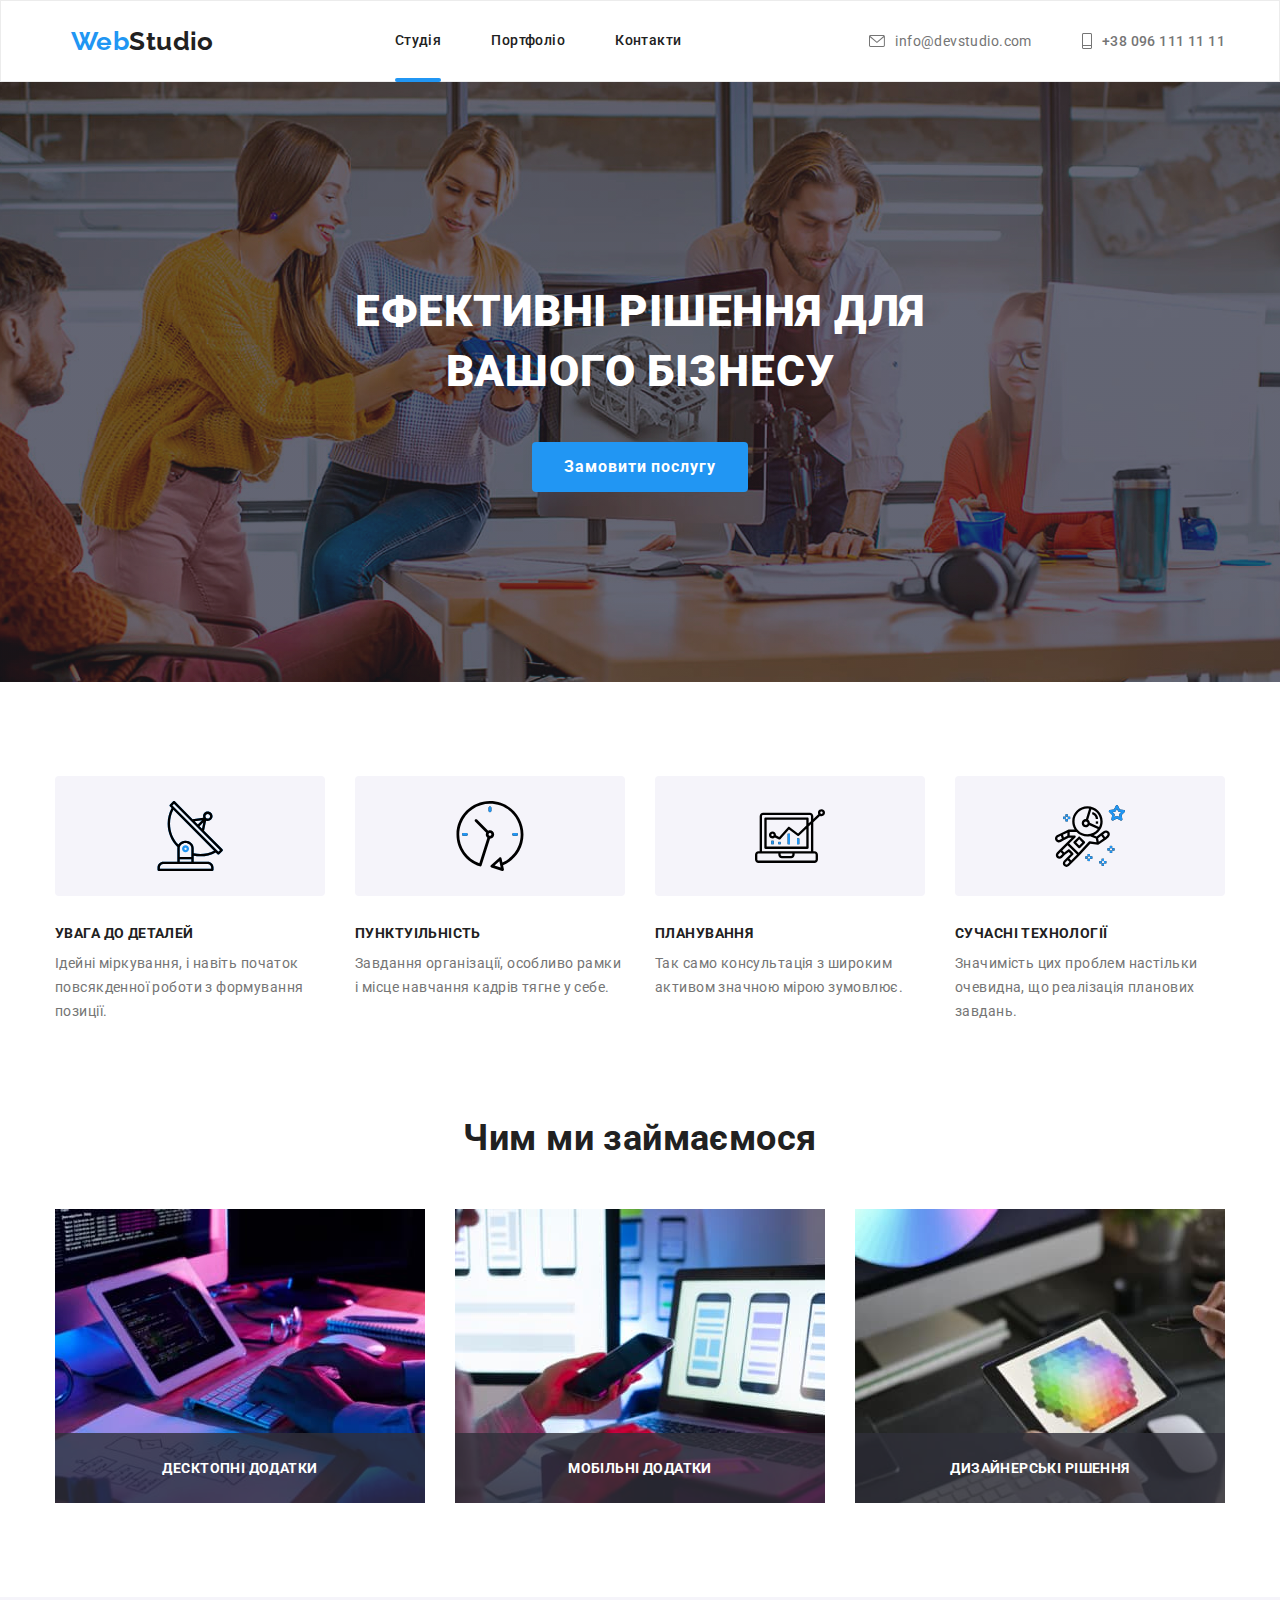
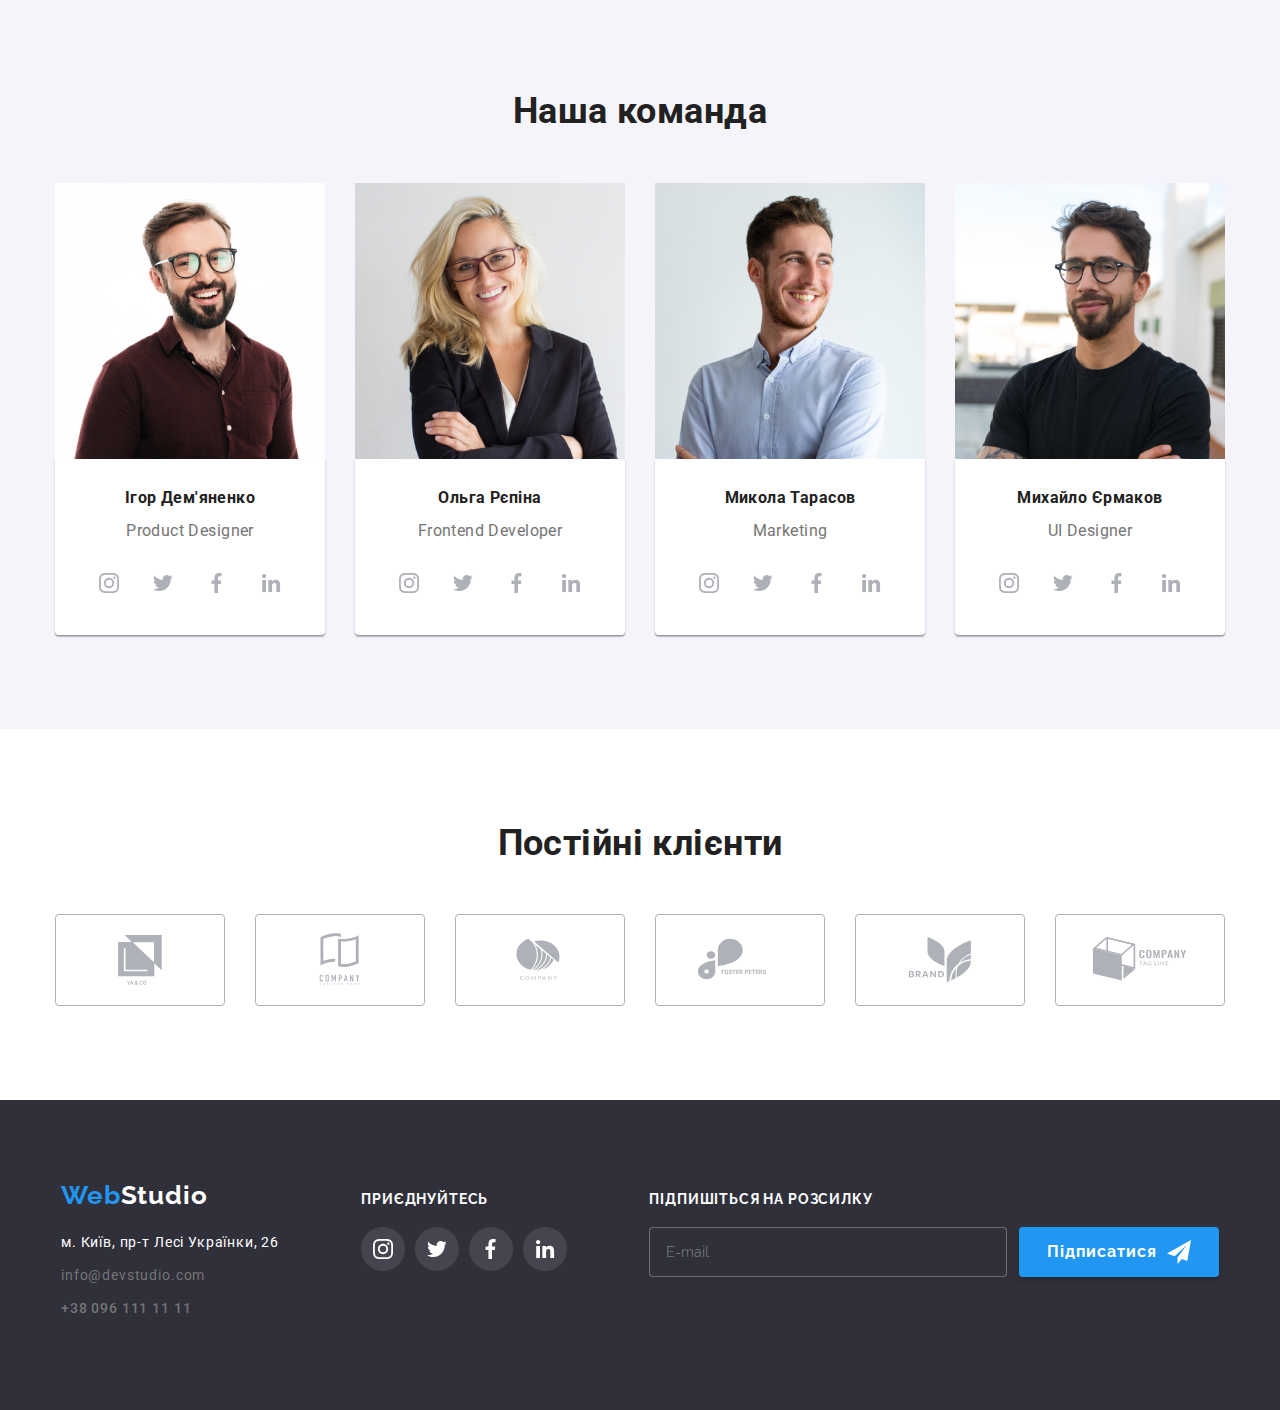
<file: index.html>
<!DOCTYPE html>
<html lang="uk">
  <head>
    <meta charset="UTF-8" />
    <meta http-equiv="X-UA-Compatible" content="IE=edge" />
    <meta name="viewport" content="width=device-width, initial-scale=1.0" />
    <title>WebStudio</title>
    <link
      rel="stylesheet"
      href="https://cdnjs.cloudflare.com/ajax/libs/modern-normalize/1.1.0/modern-normalize.min.css"
    />
    <link rel="preconnect" href="https://fonts.googleapis.com" />
    <link rel="preconnect" href="https://fonts.gstatic.com" crossorigin />
    <link
      href="https://fonts.googleapis.com/css2?family=Raleway:wght@400;500;700;900&family=Roboto:wght@400;500;700;900&display=swap"
      rel="stylesheet"
    />

    <link rel="stylesheet" href="./sass/main.css" />
  </head>
  <body>
    <!--заголовок-->

    <header class="header">
      <div class="container nav">
        <nav class="header__logo-nav">
          <a class="header__logo-header" href="./index.html"
            ><span class="header__logo-accent">Web</span
            ><span class="header__logo-menu">Studio</span></a
          >
          <button class="header__button-navigator js-open-menu" type="button">
            <svg class="header__icon-navigator" width="24" height="16">
              <use href="./photo/icon.svg#icon-menu-navigator"></use>
            </svg>
          </button>
          <ul class="header__list-menu">
            <li class="header__nav-list">
              <a class="header__menu header__menu--current" href="./index.html"
                >Студія</a
              >
            </li>
            <li class="header__nav-list">
              <a class="header__menu" href="./portfolio.html">Портфоліо</a>
            </li>
            <li class="header__nav-list">
              <a class="header__menu" href="">Контакти</a>
            </li>
          </ul>
        </nav>

        <ul class="contact-list">
          <li class="contact-item">
            <a class="mail" href="mailto:info@devstudio.com">
              <svg class="contact-icon" width="16" height="12">
                <use href="./photo/ocons2.svg#icon-konvert"></use>
              </svg>
              info@devstudio.com</a
            >
          </li>
          <li class="contact-item">
            <a class="tel" href="tel:+380961111111">
              <svg class="contact-icon" width="10" height="16">
                <use href="./photo/ocons2.svg#icon-tel"></use>
              </svg>
              +38 096 111 11 11</a
            >
          </li>
        </ul>
      </div>
    </header>

    <!--шапка-->
    <main>
      <section class="hero">
        <div class="container container-hero">
          <h1 class="hero__title">Ефективні рішення для вашого бізнесу</h1>
          <button class="hero__button-main" type="button" data-modal-open>
            Замовити послугу
          </button>
        </div>
      </section>

      <!--переваги-->

      <section class="advantages section">
        <div class="container container-title">
          <h2 class="list-title">Наші переваги</h2>

          <ul class="advantages__list-main">
            <li class="advantages__list-subtitle">
              <div class="advantages__icon-advantages">
                <svg class="advantages__grop-icons" width="70" height="70">
                  <use
                    class="icon-adva"
                    href="./photo/icon.svg#icon-icon1"
                  ></use>
                  <use href="./photo/icon.svg#icon-icon11"></use>
                </svg>
              </div>
              <h3 class="advantages__section-title">Увага до деталей</h3>
              <p class="advantages__section-subtitle">
                Ідейні міркування, і навіть початок повсякденної роботи з
                формування позиції.
              </p>
            </li>

            <li class="advantages__list-subtitle">
              <div class="advantages__icon-advantages">
                <svg class="advantages__grop-icons" width="70" height="70">
                  <use href="./photo/icon.svg#icon-icon2"></use>
                  <use
                    class="icon-adva"
                    href="./photo/icon.svg#icon-icon22"
                  ></use>
                </svg>
              </div>
              <h3 class="advantages__section-title">Пунктуільність</h3>
              <p class="advantages__section-subtitle">
                Завдання організації, особливо рамки і місце навчання кадрів
                тягне у себе.
              </p>
            </li>

            <li class="advantages__list-subtitle">
              <div class="advantages__icon-advantages">
                <svg class="advantages__grop-icons" width="70" height="70">
                  <use href="./photo/icon.svg#icon-icon3"></use>
                  <use
                    class="icon-adva"
                    href="./photo/icon.svg#icon-icon33"
                  ></use>
                </svg>
              </div>
              <h3 class="advantages__section-title">Планування</h3>
              <p class="advantages__section-subtitle">
                Так само консультація з широким активом значною мірою зумовлює.
              </p>
            </li>

            <li class="advantages__list-subtitle">
              <div class="advantages__icon-advantages">
                <svg class="advantages__grop-icons" width="70" height="70">
                  <use href="./photo/icon.svg#icon-icon4"></use>
                  <use
                    class="icon-adva"
                    href="./photo/icon.svg#icon-icon44"
                  ></use>
                </svg>
              </div>
              <h3 class="advantages__section-title">Сучасні технології</h3>
              <p class="advantages__section-subtitle">
                Значимість цих проблем настільки очевидна, що реалізація
                планових завдань.
              </p>
            </li>
          </ul>
        </div>
      </section>

      <!--чим займаємось-->

      <section class="section section-job">
        <div class="container">
          <h2 class="main-title">Чим ми займаємося</h2>
          <ul class="list list-team">
            <li class="about-item">
              <div class="about-thumb">
                <picture>
                  <source
                    srcset="./photo/img1.jpg 1x, ./photo/img1@2x.jpg 2x"
                    media="(min-width:1200px)"
                  />
                  <img
                    class="img"
                    src="./photo/img1.jpg"
                    alt="друкування коду"
                    width="370"
                  />
                </picture>
                <div class="bg-thumb">
                  <p class="about-text">Десктопні додатки</p>
                </div>
              </div>
            </li>

            <li class="about-item">
              <div class="about-thumb">
                <picture>
                  <source
                    srcset="./photo/img2.jpg 1x, ./photo/img2@2x.jpg 2x"
                    media="(min-width:1200px)"
                  />
                  <img
                    class="img"
                    src="./photo/img2.jpg"
                    alt="розробка додатків"
                    width="370"
                  />
                </picture>
                <div class="bg-thumb">
                  <p class="about-text">Мобільні додатки</p>
                </div>
              </div>
            </li>

            <li class="about-item">
              <div class="about-thumb">
                <picture>
                  <source
                    srcset="./photo/img3.jpg 1x, ./photo/img3@2x.jpg 2x"
                    media="(min-width:1200px)"
                  />
                  <img
                    class="img"
                    src="./photo/img3.jpg"
                    alt="планшет з яскровою картинкою"
                    width="370"
                  />
                </picture>
                <div class="bg-thumb">
                  <p class="about-text">Дизайнерські рішення</p>
                </div>
              </div>
            </li>
          </ul>
        </div>
      </section>

      <!--викладачі-->

      <section class="section section-team">
        <div class="container">
          <h2 class="main-title-team">Наша команда</h2>
          <ul class="list list-team">
            <li class="img-teachers">
              <picture>
                <source
                  srcset="
                    ./photo/mobile/imgteam1.jpg    1x,
                    ./photo/mobile/imgteam1@2x.jpg 2x
                  "
                  media="(max-width: 767px)"
                />
                <source
                  srcset="
                    ./photo/mobile/imgteam1.jpg    1x,
                    ./photo/mobile/imgteam1@2x.jpg 2x
                  "
                  media="(max-width: 1199px)"
                />
                <source
                  srcset="
                    ./photo/mobile/imgteam1.jpg    1x,
                    ./photo/mobile/imgteam1@2x.jpg 2x
                  "
                  media="(min-width:1200px)"
                />
                <img
                  class="img"
                  src="./photo/imgteam1.jpg"
                  alt="молодий чоловік в червоній рубащці і в окулярах"
                />
              </picture>
              <div class="team-box">
                <h3 class="section-title-team">Ігор Дем'яненко</h3>
                <p class="section-subtitle-team">Product Designer</p>
                <ul class="soc-list">
                  <li class="icon-item">
                    <a href="" class="icon-link">
                      <svg class="icon-team" width="20" height="20">
                        <use href="./photo/ocons2.svg#icon-instagram"></use>
                      </svg>
                    </a>
                  </li>
                  <li class="icon-item">
                    <a href="" class="icon-link">
                      <svg class="icon-team" width="20" height="20">
                        <use href="./photo/ocons2.svg#icon-twitter"></use>
                      </svg>
                    </a>
                  </li>
                  <li class="icon-item">
                    <a href="" class="icon-link">
                      <svg class="icon-team" width="20" height="20">
                        <use href="./photo/ocons2.svg#icon-facebook"></use>
                      </svg>
                    </a>
                  </li>
                  <li class="icon-item">
                    <a href="" class="icon-link">
                      <svg class="icon-team" width="40" height="40">
                        <use href="./photo/ocons2.svg#icon-in"></use>
                      </svg>
                    </a>
                  </li>
                </ul>
              </div>
            </li>

            <li class="img-teachers">
              <picture>
                <source
                  srcset="
                    ./photo/mobile/imgteam2.jpg    1x,
                    ./photo/mobile/imgteam2@2x.jpg 2x
                  "
                  media="(max-width: 767px)"
                />
                <source
                  srcset="
                    ./photo/mobile/imgteam2.jpg    1x,
                    ./photo/mobile/imgteam2@2x.jpg 2x
                  "
                  media="(max-width: 1199px)"
                />
                <source
                  srcset="
                    ./photo/mobile/imgteam2.jpg    1x,
                    ./photo/mobile/imgteam2@2x.jpg 2x
                  "
                  media="(min-width:1200px)"
                />
                <img
                  class="img"
                  src="./photo/imgteam2.jpg"
                  alt="молода дівчина за світлим волосям в піджаку і окулярах"
                />
              </picture>
              <div class="team-box">
                <h3 class="section-title-team">Ольга Рєпіна</h3>
                <p class="section-subtitle-team">Frontend Developer</p>
                <ul class="soc-list">
                  <li class="icon-item">
                    <a href="" class="icon-link">
                      <svg class="icon-team" width="20" height="20">
                        <use href="./photo/ocons2.svg#icon-instagram"></use>
                      </svg>
                    </a>
                  </li>
                  <li class="icon-item">
                    <a href="" class="icon-link">
                      <svg class="icon-team" width="20" height="20">
                        <use href="./photo/ocons2.svg#icon-twitter"></use>
                      </svg>
                    </a>
                  </li>
                  <li class="icon-item">
                    <a href="" class="icon-link">
                      <svg class="icon-team" width="20" height="20">
                        <use href="./photo/ocons2.svg#icon-facebook"></use>
                      </svg>
                    </a>
                  </li>
                  <li class="icon-item">
                    <a href="" class="icon-link">
                      <svg class="icon-team" width="40" height="40">
                        <use href="./photo/ocons2.svg#icon-in"></use>
                      </svg>
                    </a>
                  </li>
                </ul>
              </div>
            </li>

            <li class="img-teachers">
              <picture>
                <source
                  srcset="
                    ./photo/mobile/imgteam3.jpg    1x,
                    ./photo/mobile/imgteam3@2x.jpg 2x
                  "
                  media="(max-width: 767px)"
                />
                <source
                  srcset="
                    ./photo/mobile/imgteam3.jpg    1x,
                    ./photo/mobile/imgteam3@2x.jpg 2x
                  "
                  media="(max-width: 1199px)"
                />
                <source
                  srcset="
                    ./photo/mobile/imgteam3.jpg    1x,
                    ./photo/mobile/imgteam3@2x.jpg 2x
                  "
                  media="(min-width:1200px)"
                />
                <img
                  class="img"
                  src="./photo/imgteam3.jpg"
                  alt="молодий чоловік в світлій рубашці"
                />
              </picture>
              <div class="team-box">
                <h3 class="section-title-team">Микола Тарасов</h3>
                <p class="section-subtitle-team">Marketing</p>
                <ul class="soc-list">
                  <li class="icon-item">
                    <a href="" class="icon-link">
                      <svg class="icon-team" width="20" height="20">
                        <use href="./photo/ocons2.svg#icon-instagram"></use>
                      </svg>
                    </a>
                  </li>
                  <li class="icon-item">
                    <a href="" class="icon-link">
                      <svg class="icon-team" width="20" height="20">
                        <use href="./photo/ocons2.svg#icon-twitter"></use>
                      </svg>
                    </a>
                  </li>
                  <li class="icon-item">
                    <a href="" class="icon-link">
                      <svg class="icon-team" width="20" height="20">
                        <use href="./photo/ocons2.svg#icon-facebook"></use>
                      </svg>
                    </a>
                  </li>
                  <li class="icon-item">
                    <a href="" class="icon-link">
                      <svg class="icon-team" width="40" height="40">
                        <use href="./photo/ocons2.svg#icon-in"></use>
                      </svg>
                    </a>
                  </li>
                </ul>
              </div>
            </li>

            <li class="img-teachers">
              <picture>
                <source
                  srcset="
                    ./photo/mobile/imgteam4.jpg    1x,
                    ./photo/mobile/imgteam4@2x.jpg 2x
                  "
                  media="(max-width: 767px)"
                />
                <source
                  srcset="
                    ./photo/mobile/imgteam4.jpg    1x,
                    ./photo/mobile/imgteam4@2x.jpg 2x
                  "
                  media="(max-width: 1199px)"
                />
                <source
                  srcset="
                    ./photo/mobile/imgteam4.jpg    1x,
                    ./photo/mobile/imgteam4@2x.jpg 2x
                  "
                  media="(min-width:1200px)"
                />
                <img
                  class="img"
                  src="./photo/imgteam4.jpg"
                  alt="молодий чоловік в темній футболці і окулярах"
                />
              </picture>
              <div class="team-box">
                <h3 class="section-title-team">Михайло Єрмаков</h3>
                <p class="section-subtitle-team">UI Designer</p>
                <ul class="soc-list">
                  <li class="icon-item">
                    <a href="" class="icon-link">
                      <svg class="icon-team" width="20" height="20">
                        <use href="./photo/ocons2.svg#icon-instagram"></use>
                      </svg>
                    </a>
                  </li>
                  <li class="icon-item">
                    <a href="" class="icon-link">
                      <svg class="icon-team" width="20" height="20">
                        <use href="./photo/ocons2.svg#icon-twitter"></use>
                      </svg>
                    </a>
                  </li>
                  <li class="icon-item">
                    <a href="" class="icon-link">
                      <svg class="icon-team" width="20" height="20">
                        <use href="./photo/ocons2.svg#icon-facebook"></use>
                      </svg>
                    </a>
                  </li>
                  <li class="icon-item">
                    <a href="" class="icon-link">
                      <svg class="icon-team" width="40" height="40">
                        <use href="./photo/ocons2.svg#icon-in"></use>
                      </svg>
                    </a>
                  </li>
                </ul>
              </div>
            </li>
          </ul>
        </div>
      </section>

      <section class="section section-clients">
        <div class="container">
          <h2 class="clients">Постійні клієнти</h2>
          <ul class="clients-name">
            <li class="clients-list">
              <a href="" class="clients-link">
                <svg class="clients-team" width="70" height="50">
                  <use href="./photo/ocons2.svg#icon-ya"></use>
                </svg>
              </a>
            </li>
            <li class="clients-list">
              <a href="" class="clients-link">
                <svg class="clients-team" width="106" height="60">
                  <use href="./photo/ocons2.svg#icon-company"></use>
                </svg>
              </a>
            </li>
            <li class="clients-list">
              <a href="" class="clients-link">
                <svg class="clients-team" width="106" height="60">
                  <use href="./photo/ocons2.svg#icon-company2"></use>
                </svg>
              </a>
            </li>
            <li class="clients-list">
              <a href="" class="clients-link">
                <svg class="clients-team" width="106" height="60">
                  <use href="./photo/ocons2.svg#icon-foster"></use>
                </svg>
              </a>
            </li>
            <li class="clients-list">
              <a href="" class="clients-link">
                <svg class="clients-team" width="106" height="60">
                  <use href="./photo/ocons2.svg#icon-brand"></use>
                </svg>
              </a>
            </li>
            <li class="clients-list">
              <a href="" class="clients-link">
                <svg class="clients-team" width="106" height="60">
                  <use href="./photo/ocons2.svg#icon-tag"></use>
                </svg>
              </a>
            </li>
          </ul>
        </div>
      </section>
    </main>

    <!--підвал-->

    <footer class="main-hero-footer">
      <div class="container footer-container">
        <div class="address-container">
          <a class="logo-footer" href="./index.html"
            ><span class="logo-accent-footer">Web</span
            ><span class="logo-sub-accent-footer">Studio</span></a
          >

          <address class="main-address">
            <ul class="list">
              <li class="address-item">
                <a class="address" href="https://goo.gl/maps/CPtrU1FHBa2aNyZL9"
                  >м. Київ, пр-т Лесі Українки, 26</a
                >
              </li>
              <li class="address-item">
                <a class="mail" href="mailto:info@devstudio.com"
                  >info@devstudio.com</a
                >
              </li>

              <li class="address-item">
                <a class="tel" href="tel:+380961111111">+38 096 111 11 11</a>
              </li>
            </ul>
          </address>
        </div>
        <div class="join-container">
          <p class="title-join">приєднуйтесь</p>
          <ul class="list-join">
            <li class="join-item">
              <a href="" class="join-link">
                <svg class="icon-footer" width="20" height="20">
                  <use href="./photo/ocons2.svg#icon-instagram"></use>
                </svg>
              </a>
            </li>
            <li class="join-item">
              <a href="" class="join-link">
                <svg class="icon-footer" width="20" height="20">
                  <use href="./photo/ocons2.svg#icon-twitter"></use>
                </svg>
              </a>
            </li>
            <li class="join-item">
              <a href="" class="join-link">
                <svg class="icon-footer" width="20" height="20">
                  <use href="./photo/ocons2.svg#icon-facebook"></use>
                </svg>
              </a>
            </li>
            <li class="join-item">
              <a href="" class="join-link">
                <svg class="icon-footer" width="40" height="40">
                  <use href="./photo/ocons2.svg#icon-in"></use>
                </svg>
              </a>
            </li>
          </ul>
        </div>
        <div class="sending-container">
          <form class="footer-form">
            <p class="sending-title">Підпишіться на розсилку</p>
            <div class="input-box">
              <input
                class="input-form"
                type="email"
                name="email"
                placeholder="E-mail"
              />
              <button class="form-btn" type="submit">Підписатися</button>
            </div>
          </form>
        </div>
      </div>
    </footer>

    <!-- mobile menu -->

    <div class="mobile-menu js-menu-container">
      <button class="mobile-menu__close-button js-close-menu">
        <svg width="18" height="18">
          <use href="./photo/ocons2.svg#icon-close"></use>
        </svg>
      </button>
      <div class="mobile-menu__content">
        <nav class="mobile-menu__nav">
          <ul class="mobile-menu__list">
            <li class="mobile-menu__nav-list">
              <a
                class="mobile-menu__menu mobile-menu__menu--current"
                href="./index.html"
                >Студія</a
              >
            </li>
            <li class="mobile-menu__nav-list">
              <a class="mobile-menu__menu" href="./portfolio.html">Портфоліо</a>
            </li>
            <li class="mobile-menu__nav-list">
              <a class="mobile-menu__menu" href="">Контакти</a>
            </li>
          </ul>
        </nav>

        <ul class="mobile-menu__contact">
          <li class="cmobile-menu__item">
            <a class="mobile-menu__tel" href="tel:+380961111111">
              +38 096 111 11 11</a
            >
          </li>
          <li class="mobile-menu__item">
            <a class="mobile-menu__mail" href="mailto:info@devstudio.com">
              info@devstudio.com</a
            >
          </li>
        </ul>

        <ul class="mobile-menu__networks">
          <li class="mobile-menu__networks-item">
            <a
              class="mobile-menu__networks-link"
              href="https://www.instagram.com/"
              >Instagram</a
            >
          </li>
          <li class="mobile-menu__networks-item">
            <a class="mobile-menu__networks-link" href="https://twitter.com/"
              >Twitter</a
            >
          </li>
          <li class="mobile-menu__networks-item">
            <a
              class="mobile-menu__networks-link"
              href="https://www.facebook.com/"
              >Facebook</a
            >
          </li>
          <li class="mobile-menu__networks-item">
            <a
              class="mobile-menu__networks-link"
              href="https://www.linkedin.com/"
              >LinkedIn</a
            >
          </li>
        </ul>
      </div>
    </div>

    <!-- moodal -->

    <div class="backdrop is-hidden" data-modal>
      <div class="modal">
        <button class="modal-close-button" type="button" data-modal-close>
          <svg class="icon-close" width="11" height="11">
            <use href="./photo/ocons2.svg#icon-close"></use>
          </svg>
        </button>
        <h2 class="text-contact">Залиште свої дані, ми вам передзвонимо</h2>
        <form name="contact-form">
          <label class="form-label" for="person-name">Ім'я</label>
          <div class="form-control">
            <input
              class="form-input"
              id="person-name"
              type="text"
              name="person-name"
            />
            <svg class="form-icon" width="12" height="12">
              <use href="./photo/symbol-defs.svg#icon-person-icon"></use>
            </svg>
          </div>

          <label class="form-label" for="person-tel">Телефон</label>
          <div class="form-control">
            <input
              class="form-input"
              id="person-tel"
              type="tel"
              name="person-tel"
            />
            <svg class="form-icon" width="13" height="13">
              <use href="./photo/symbol-defs.svg#icon-telicon"></use>
            </svg>
          </div>

          <label class="form-label" for="person-mail">Пошта</label>
          <div class="form-control">
            <input
              class="form-input"
              id="person-mail"
              type="email"
              name="person-mail"
            />
            <svg class="form-icon" width="15" height="12">
              <use href="./photo/symbol-defs.svg#icon-mailicon"></use>
            </svg>
          </div>

          <label class="form-label" for="person-comment">Коментар</label>
          <textarea
            class="form-comment"
            id="person-comment"
            name="person-comment"
            placeholder="Введіть текст"
          ></textarea>

          <input
            class="checkbox-input visually-hidde"
            id="terms-checkbox"
            type="checkbox"
            name="terms-checkbox"
          />
          <label class="checkbox-label" for="terms-checkbox"
            >Погоджуюся з розсилкою та приймаю
            <a class="contract" href="#">Умови договору</a>
          </label>
          <button class="form-button" type="submit">Відправити</button>
        </form>
      </div>
    </div>

    <script src="./js/mobile-menu.js"></script>
    <script src="./js/modal.js"></script>
  </body>
</html>
</file>
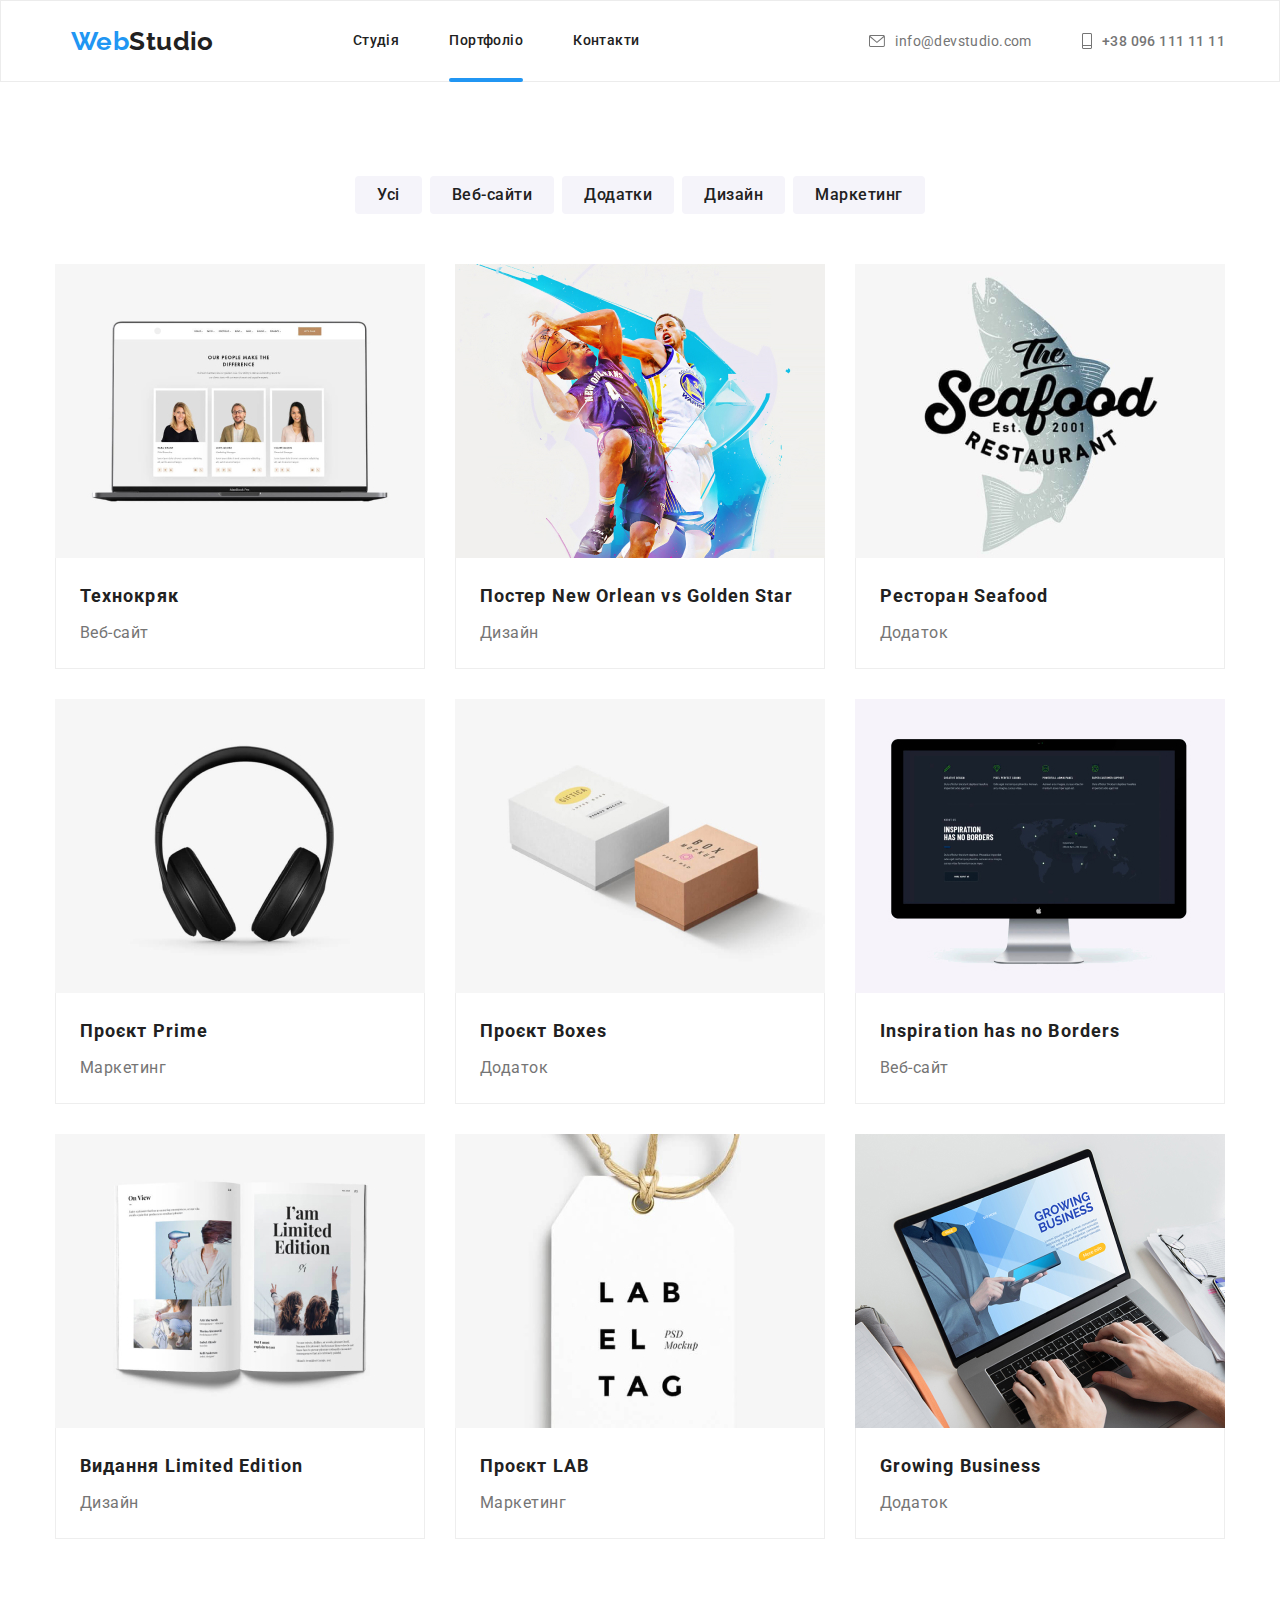
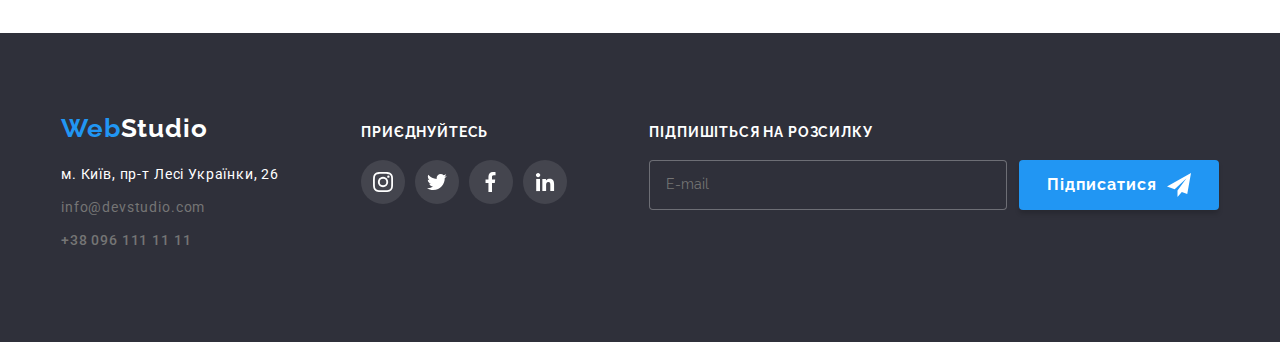
<file: portfolio.html>
<!DOCTYPE html>
<html lang="uk">
  <head>
    <meta charset="UTF-8" />
    <meta http-equiv="X-UA-Compatible" content="IE=edge" />
    <meta name="viewport" content="width=device-width, initial-scale=1.0" />
    <title>Portfolio</title>
    <link
      rel="stylesheet"
      href="https://cdnjs.cloudflare.com/ajax/libs/modern-normalize/1.1.0/modern-normalize.min.css"
    />
    <link rel="preconnect" href="https://fonts.googleapis.com" />
    <link rel="preconnect" href="https://fonts.gstatic.com" crossorigin />
    <link
      href="https://fonts.googleapis.com/css2?family=Raleway:wght@400;500;700;900&family=Roboto:wght@400;500;700;900&display=swap"
      rel="stylesheet"
    />
    <link rel="stylesheet" href="./sass/main.css" />
  </head>
  <body>
    <!--заголовок-->

    <header class="header">
      <div class="container nav">
        <nav class="header__logo-nav">
          <a class="header__logo-header" href="./index.html"
            ><span class="header__logo-accent">Web</span
            ><span class="header__logo-menu">Studio</span></a
          >
          <ul class="header__list-menu">
            <li class="nav-list">
              <a class="header__menu" href="./index.html">Студія</a>
            </li>
            <li class="nav-list">
              <a
                class="header__menu header__menu--current"
                href="./portfolio.html"
                >Портфоліо</a
              >
            </li>
            <li class="nav-list">
              <a class="header__menu" href="">Контакти</a>
            </li>
          </ul>
        </nav>
        <ul class="contact-list">
          <li class="contact-item">
            <a class="mail" href="mailto:info@devstudio.com">
              <svg class="contact-icon" width="16" height="12">
                <use href="./photo/ocons2.svg#icon-konvert"></use>
              </svg>
              info@devstudio.com</a
            >
          </li>
          <li class="contact-item">
            <a class="tel" href="tel:+380961111111">
              <svg class="contact-icon" width="10" height="16">
                <use href="./photo/ocons2.svg#icon-tel"></use>
              </svg>
              +38 096 111 11 11</a
            >
          </li>
        </ul>
      </div>
    </header>

    <!-- щапка -->

    <main>
      <section class="section filter-section">
        <div class="container">
          <ul class="list-button">
            <li><button class="general-button" type="button">Усі</button></li>
            <li>
              <button class="general-button" type="button">Веб-сайти</button>
            </li>
            <li>
              <button class="general-button" type="button">Додатки</button>
            </li>
            <li>
              <button class="general-button" type="button">Дизайн</button>
            </li>
            <li>
              <button class="general-button" type="button">Маркетинг</button>
            </li>
          </ul>

          <!-- проекти -->

          <ul class="card-list">
            <li class="list-item">
              <a class="card-link" href="">
                <div class="card-thumb">
                  <img
                    class="img"
                    src="./photo/port1.jpg"
                    alt="Веб-сайт на якому зоображені викладачі дві жінки і чоловік"
                    width="370"
                  />
                  <div class="card-description">
                    <p class="bg-text">
                      Ресурс пропонує комплексні пропозиції з різним рівнем
                      функціоналу та сервісів. Все це дозволить відвідувачу
                      отримати вичерпні відомості про компанію чи приватну
                      особу.
                    </p>
                  </div>
                </div>
                <div class="card-box">
                  <h2 class="section-title-port">Технокряк</h2>
                  <p class="section-subtitle-port">Веб-сайт</p>
                </div>
              </a>
            </li>

            <li class="list-item">
              <a class="card-link" href="">
                <div class="card-thumb">
                  <img
                    class="img"
                    src="./photo/project2.jpg"
                    alt="два баскетболіста боряться за мяч"
                    width="370"
                  />
                  <div class="card-description">
                    <p class="bg-text">
                      Ресурс пропонує комплексні пропозиції з різним рівнем
                      функціоналу та сервісів. Все це дозволить відвідувачу
                      отримати вичерпні відомості про компанію чи приватну
                      особу.
                    </p>
                  </div>
                </div>
                <div class="card-box">
                  <h2 class="section-title-port">
                    Постер New Orlean vs Golden Star
                  </h2>
                  <p class="section-subtitle-port">Дизайн</p>
                </div>
              </a>
            </li>

            <li class="list-item">
              <a class="card-link" href="">
                <div class="card-thumb">
                  <img
                    class="img"
                    src="./photo/project3.jpg"
                    alt="логотип ресторану на фоні риба"
                    width="370"
                  />
                  <div class="card-description">
                    <p class="bg-text">
                      Ресурс пропонує комплексні пропозиції з різним рівнем
                      функціоналу та сервісів. Все це дозволить відвідувачу
                      отримати вичерпні відомості про компанію чи приватну
                      особу.
                    </p>
                  </div>
                </div>
                <div class="card-box">
                  <h2 class="section-title-port">Ресторан Seafood</h2>
                  <p class="section-subtitle-port">Додаток</p>
                </div>
              </a>
            </li>

            <li class="list-item">
              <a class="card-link" href="">
                <div class="card-thumb">
                  <img
                    class="img"
                    src="./photo/project4.jpg"
                    alt="чорні вакуумні навушники"
                    width="370"
                  />
                  <div class="card-description">
                    <p class="bg-text">
                      Ресурс пропонує комплексні пропозиції з різним рівнем
                      функціоналу та сервісів. Все це дозволить відвідувачу
                      отримати вичерпні відомості про компанію чи приватну
                      особу.
                    </p>
                  </div>
                </div>
                <div class="card-box">
                  <h2 class="section-title-port">Проєкт Prime</h2>
                  <p class="section-subtitle-port">Маркетинг</p>
                </div>
              </a>
            </li>

            <li class="list-item">
              <a class="card-link" href="">
                <div class="card-thumb">
                  <img
                    class="img"
                    src="./photo/project5.jpg"
                    alt="дві коробки білого і коричневого кольору"
                    width="370"
                  />
                  <div class="card-description">
                    <p class="bg-text">
                      Ресурс пропонує комплексні пропозиції з різним рівнем
                      функціоналу та сервісів. Все це дозволить відвідувачу
                      отримати вичерпні відомості про компанію чи приватну
                      особу.
                    </p>
                  </div>
                </div>
                <div class="card-box">
                  <h2 class="section-title-port">Проєкт Boxes</h2>
                  <p class="section-subtitle-port">Додаток</p>
                </div>
              </a>
            </li>

            <li class="list-item">
              <a class="card-link" href="">
                <div class="card-thumb">
                  <img
                    class="img"
                    src="./photo/project6.jpg"
                    alt="компютер з зображенням сайту"
                    width="370"
                  />
                  <div class="card-description">
                    <p class="bg-text">
                      Ресурс пропонує комплексні пропозиції з різним рівнем
                      функціоналу та сервісів. Все це дозволить відвідувачу
                      отримати вичерпні відомості про компанію чи приватну
                      особу.
                    </p>
                  </div>
                </div>
                <div class="card-box">
                  <h2 class="section-title-port">Inspiration has no Borders</h2>
                  <p class="section-subtitle-port">Веб-сайт</p>
                </div>
              </a>
            </li>

            <li class="list-item">
              <a class="card-link" href="">
                <div class="card-thumb">
                  <img
                    class="img"
                    src="./photo/project7.jpg"
                    alt="відкритий журнал зі статтями та зоображеннями"
                    width="370"
                  />
                  <div class="card-description">
                    <p class="bg-text">
                      Ресурс пропонує комплексні пропозиції з різним рівнем
                      функціоналу та сервісів. Все це дозволить відвідувачу
                      отримати вичерпні відомості про компанію чи приватну
                      особу.
                    </p>
                  </div>
                </div>
                <div class="card-box">
                  <h2 class="section-title-port">Видання Limited Edition</h2>
                  <p class="section-subtitle-port">Дизайн</p>
                </div>
              </a>
            </li>

            <li class="list-item">
              <a class="card-link" href="">
                <div class="card-thumb">
                  <img
                    class="img"
                    src="./photo/project8.jpg"
                    alt="логотип бренду"
                    width="370"
                  />
                  <div class="card-description">
                    <p class="bg-text">
                      Ресурс пропонує комплексні пропозиції з різним рівнем
                      функціоналу та сервісів. Все це дозволить відвідувачу
                      отримати вичерпні відомості про компанію чи приватну
                      особу.
                    </p>
                  </div>
                </div>
                <div class="card-box">
                  <h2 class="section-title-port">Проєкт LAB</h2>
                  <p class="section-subtitle-port">Маркетинг</p>
                </div>
              </a>
            </li>

            <li class="list-item">
              <a class="card-link" href="">
                <div class="card-thumb">
                  <img
                    class="img"
                    src="./photo/project9.jpg"
                    alt="відкритий ноутбук зі зоображенням сайту"
                    width="370"
                  />
                  <div class="card-description">
                    <p class="bg-text">
                      Ресурс пропонує комплексні пропозиції з різним рівнем
                      функціоналу та сервісів. Все це дозволить відвідувачу
                      отримати вичерпні відомості про компанію чи приватну
                      особу.
                    </p>
                  </div>
                </div>
                <div class="card-box">
                  <h2 class="section-title-port">Growing Business</h2>
                  <p class="section-subtitle-port">Додаток</p>
                </div>
              </a>
            </li>
          </ul>
        </div>
      </section>
    </main>

    <!--підвал-->

    <footer class="main-hero-footer">
      <div class="container footer-container">
        <div class="address-container">
          <a class="logo-footer" href="./index.html"
            ><span class="logo-accent-footer">Web</span
            ><span class="logo-sub-accent-footer">Studio</span></a
          >

          <address class="main-address">
            <ul class="list">
              <li class="address-item">
                <a class="address" href="https://goo.gl/maps/CPtrU1FHBa2aNyZL9"
                  >м. Київ, пр-т Лесі Українки, 26</a
                >
              </li>
              <li class="address-item">
                <a class="mail" href="mailto:info@devstudio.com"
                  >info@devstudio.com</a
                >
              </li>

              <li class="address-item">
                <a class="tel" href="tel:+380961111111">+38 096 111 11 11</a>
              </li>
            </ul>
          </address>
        </div>
        <div class="join-container">
          <h2 class="title-join">приєднуйтесь</h2>
          <ul class="list-join">
            <li class="join-item">
              <a href="" class="join-link">
                <svg class="icon-footer" width="20" height="20">
                  <use href="./photo/ocons2.svg#icon-instagram"></use>
                </svg>
              </a>
            </li>
            <li class="join-item">
              <a href="" class="join-link">
                <svg class="icon-footer" width="20" height="20">
                  <use href="./photo/ocons2.svg#icon-twitter"></use>
                </svg>
              </a>
            </li>
            <li class="join-item">
              <a href="" class="join-link">
                <svg class="icon-footer" width="20" height="20">
                  <use href="./photo/ocons2.svg#icon-facebook"></use>
                </svg>
              </a>
            </li>
            <li class="join-item">
              <a href="" class="join-link">
                <svg class="icon-footer" width="40" height="40">
                  <use href="./photo/ocons2.svg#icon-in"></use>
                </svg>
              </a>
            </li>
          </ul>
        </div>
        <div class="sending-container">
          <form class="footer-form">
            <p class="sending-title">Підпишіться на розсилку</p>
            <div class="input-box">
              <input
                class="input-form"
                type="email"
                name="email"
                placeholder="E-mail"
              />
              <button class="form-btn" type="submit">Підписатися</button>
            </div>
          </form>
        </div>
      </div>
    </footer>
  </body>
</html>
</file>
<file: sass/main.css>
:root {
  --color-primary: #212121;
  --color-secondary: #757575;
  --color-background: #2f303a;
  --color-background-box1: #f5f5f5;
  --color-background-box2: #f5f4fA;
  --color-inverted: #2196f3;
  --color-white: #fff;
  --shadow-btn-color: rgba(0, 0, 0, 0.15);
  --border-color: #eeeeee;
  --color-icon: #afb1b8;
  --color-time: cubic-bezier(0.4, 0, 0.2, 1);
}

* {
  box-sizing: border-box;
}

*,
*::before *::after {
  box-sizing: inherit;
}

body {
  color: var(--color-primary);
  font-family: "Roboto", sans-serif;
  font-size: 14px;
  letter-spacing: 0.03em;
  margin: 0;
}

h1,
h2,
h3,
h4,
h5,
h6,
p,
ul {
  margin: 0;
  padding: 0;
}

img {
  display: block;
  max-width: 100%;
  height: auto;
}

section {
  width: 100%;
  padding-top: 94px;
  padding-bottom: 94px;
}

.visually-hidden {
  position: absolute;
  white-space: nowrap;
  width: 1px;
  height: 1px;
  overflow: hidden;
  border: 0;
  padding: 0;
  clip: rect(0 0 0 0);
  -webkit-clip-path: inset 50%;
          clip-path: inset 50%;
  margin: -1px;
}

.is-hidden {
  opacity: 0;
  visibility: hidden;
  pointer-events: none;
}

.backdrop {
  position: fixed;
  top: 0px;
  left: 0px;
  width: 100%;
  height: 100%;
  z-index: 1;
  background-color: rgba(0, 0, 0, 0.2);
  opacity: 1;
  transition: opacity 250ms var(--color-time), visibility 250ms var(--color-time);
  overflow: scroll;
}

.backdrop.is-hidden .modal {
  transform: translate(-50%, -50%) scale(1.5);
}

.modal {
  position: relative;
  background-color: var(--color-white);
  border-radius: 4px;
  padding: 40px;
  box-shadow: 0px 1px 3px rgba(0, 0, 0, 0.12), 0px 1px 1px rgba(0, 0, 0, 0.14), 0px 2px 1px rgba(0, 0, 0, 0.2);
  overflow: scroll;
}
@media (max-width: 479px) {
  .modal {
    margin: 93px 15px;
  }
}
@media (min-width: 480px) {
  .modal {
    position: absolute;
    top: 30px;
    left: 50%;
    height: 609px;
    width: 450px;
    transform: translate(-50%) scale(1);
    transition: transform 250ms var(--color-time);
  }
}
@media (min-width: 1200px) {
  .modal {
    width: 528px;
    height: 581px;
  }
}

.container {
  margin-left: auto;
  margin-right: auto;
  padding-left: 15px;
  padding-right: 15px;
}
@media (min-width: 480px) {
  .container {
    width: 480px;
  }
}
@media (min-width: 768px) {
  .container {
    width: 768px;
  }
}
@media (min-width: 1200px) {
  .container {
    width: 1200px;
  }
}

.header {
  border: 1px solid #ececec;
}

.nav {
  display: flex;
  align-items: center;
  justify-content: space-between;
}

.header__logo-accent {
  color: var(--color-inverted);
}
.header__logo-accent:hover, .header__logo-accent:focus {
  color: var(--color-inverted);
}

.header__logo-menu {
  color: var(--color-primary);
}

.menu.current {
  color: var(--color-inverted);
}

.header__logo-footer-menu :focus {
  color: var(--color-inverted);
}

.header__logo-header {
  font-family: "Raleway";
  font-style: normal;
  font-weight: 700;
  padding: 16px;
  font-size: 24px;
  line-height: 1.19;
  text-decoration: none;
}
.header__logo-header:hover {
  color: var(--color-white);
  background-color: var(--color-white);
}
.header__logo-header:focus {
  background-color: var(--color-white);
}
@media (min-width: 1200px) {
  .header__logo-header {
    font-size: 26px;
  }
}

.header__button-navigator {
  border: none;
  background-color: var(--color-white);
}

@media (min-width: 768px) {
  .header__icon-navigator {
    display: none;
  }
}

.header__list-menu {
  list-style: none;
  display: none;
}
@media (min-width: 768px) {
  .header__list-menu {
    display: flex;
    gap: 50px;
    margin-left: auto;
  }
}
@media (min-width: 1200px) {
  .header__list-menu {
    margin-left: 93px;
  }
}

.header__logo-nav {
  display: flex;
  align-items: center;
  gap: 30px;
}
@media (max-width: 761px) {
  .header__logo-nav {
    justify-content: space-between;
    flex-grow: 1;
  }
}

.list {
  list-style: none;
}

.header__nav-list {
  display: flex;
  gap: 50px;
}

.header__menu {
  color: var(--color-primary);
  position: relative;
  text-decoration: none;
  font-family: inherit;
  font-weight: 500;
  line-height: 1.14;
  display: block;
  padding-top: 32px;
  padding-bottom: 32px;
  transition: color 250ms var(--color-time);
}
.header__menu:hover, .header__menu:focus {
  color: var(--color-inverted);
}

.header__menu--current::after {
  position: absolute;
  display: block;
  bottom: -1px;
  width: 100%;
  height: 4px;
  background-color: var(--color-inverted);
  content: "";
  border-radius: 2px;
}

.contact-list {
  display: none;
  gap: 96px;
}
@media (min-width: 768px) {
  .contact-list {
    display: flex;
    flex-direction: column;
    gap: 10px;
    margin-left: auto;
  }
}
@media (min-width: 1200px) {
  .contact-list {
    flex-direction: row;
    gap: 50px;
  }
}

.mail {
  display: flex;
  align-items: center;
  color: var(--color-secondary);
  font-size: 14px;
  text-decoration: none;
  gap: 10px;
  transition: color 250ms var(--color-time);
}
.mail:hover, .mail:focus {
  color: var(--color-inverted);
}

.tel {
  display: flex;
  align-items: center;
  color: var(--color-secondary);
  font-weight: 500;
  text-decoration: none;
  gap: 10px;
  transition: color 250ms var(--color-time);
}
.tel:hover, .tel:focus {
  color: var(--color-inverted);
}

.contact-icon {
  fill: currentColor;
}

.hero__button-main:hover {
  background: var(--color-inverted);
  color: var(--color-white);
}

.hero__button-main:focus {
  color: var(--color-white);
}

.hero__button-main {
  background-color: var(--color-inverted);
  color: var(--color-white);
  font-family: "Roboto";
  font-weight: 700;
  font-size: 16px;
  line-height: 1.87;
  letter-spacing: 0.06em;
  margin-top: 40px;
  border-radius: 4px;
  min-width: 216px;
  padding: 10px 32px;
  border: none;
  cursor: pointer;
  transition: background-color 250ms var(--color-time);
}

.hero {
  max-width: 480px;
  margin-right: auto;
  margin-left: auto;
  padding-top: 118px;
  padding-bottom: 118px;
  font-family: "Raleway";
  background: var(--color-background);
  letter-spacing: 0.06em;
  text-align: center;
  margin: 0 auto;
  background-image: linear-gradient(to right, rgba(47, 48, 58, 0.4), rgba(47, 48, 58, 0.4)), url(../photo/bigfon.jpg);
  background-repeat: no-repeat;
  background-position: center;
  background-size: cover;
  text-align: center;
}
@media (min-device-pixel-ratio: 2), (-webkit-min-device-pixel-ratio: 2), (min-resolution: 192dpi), (min-resolution: 2dppx) {
  .hero {
    background-image: linear-gradient(to right, rgba(47, 48, 58, 0.4), rgba(47, 48, 58, 0.4)), url(../photo/bigfon@2x.jpg);
    max-width: 767px;
  }
}
@media (min-width: 768px) {
  .hero {
    background-image: linear-gradient(to right, rgba(47, 48, 58, 0.4), rgba(47, 48, 58, 0.4)), url(../photo/bigfon.jpg);
    max-width: 1199px;
  }
}
@media (min-width: 768px) and (min-device-pixel-ratio: 2), (min-width: 768px) and (-webkit-min-device-pixel-ratio: 2), (min-width: 768px) and (min-resolution: 192dpi), (min-width: 768px) and (min-resolution: 2dppx) {
  .hero {
    background-image: linear-gradient(to right, rgba(47, 48, 58, 0.4), rgba(47, 48, 58, 0.4)), url(../photo/bigfon@2x.jpg);
  }
}
@media (min-width: 1200px) {
  .hero {
    background-image: linear-gradient(to right, rgba(47, 48, 58, 0.4), rgba(47, 48, 58, 0.4)), url(../photo/bigfon.jpg);
    max-width: 1600px;
    height: 600px;
    padding-top: 200px;
    padding-bottom: 200px;
  }
}
@media (min-width: 1200px) and (min-device-pixel-ratio: 2), (min-width: 1200px) and (-webkit-min-device-pixel-ratio: 2), (min-width: 1200px) and (min-resolution: 192dpi), (min-width: 1200px) and (min-resolution: 2dppx) {
  .hero {
    background-image: linear-gradient(to right, rgba(47, 48, 58, 0.4), rgba(47, 48, 58, 0.4)) url(../photo/bigfon@2x.jpg);
  }
}

.hero__title {
  color: var(--color-white);
  font-family: "Roboto";
  font-weight: 900;
  font-size: 26px;
  line-height: 1.61;
  margin: 0 auto;
  text-transform: uppercase;
}
@media (min-width: 768px) {
  .hero__title {
    width: 768px;
    font-size: 44px;
    line-height: 1.36;
  }
}

.section {
  background-color: var(--color-white);
}

.section-footer {
  background-color: var(--color-background-box1);
}

.list-title {
  position: absolute;
  white-space: nowrap;
  width: 1px;
  height: 1px;
  overflow: hidden;
  border: 0;
  padding: 0;
  clip: rect(0 0 0 0);
  -webkit-clip-path: inset(50%);
          clip-path: inset(50%);
  margin: -1px;
}

.advantages__list-main {
  display: flex;
  flex-direction: column;
  gap: 30px;
  list-style: none;
}
@media (min-width: 768px) {
  .advantages__list-main {
    display: flex;
    flex-wrap: wrap;
    flex-direction: row;
    gap: 30px;
  }
}
@media (min-width: 1200px) {
  .advantages__list-main {
    flex-direction: row;
  }
}

.advantages__list-subtitle {
  width: 100%;
}
@media (min-width: 768px) {
  .advantages__list-subtitle {
    width: 354px;
  }
}
@media (min-width: 1200px) {
  .advantages__list-subtitle {
    width: 270px;
  }
}

.advantages__section-title {
  font-size: 14px;
  line-height: 1.14;
  text-transform: uppercase;
  margin-bottom: 10px;
}
@media (max-width: 767px) {
  .advantages__section-title {
    text-align: center;
  }
}

.advantages__section-subtitle {
  color: var(--color-secondary);
  font-size: 14px;
  line-height: 1.71;
  width: 100%;
}
@media (min-width: 768px) {
  .advantages__section-subtitle {
    width: 354px;
  }
}
@media (min-width: 1200px) {
  .advantages__section-subtitle {
    width: 270px;
  }
}

.advantages__icon-advantages {
  display: flex;
  width: 100%;
  height: 120px;
  margin-bottom: 30px;
  justify-content: center;
  align-items: center;
  border-radius: 4px;
  background-color: var(--color-background-box2);
}
@media screen and (min-width: 768px) {
  .advantages__icon-advantages {
    width: 354px;
  }
}
@media screen and (min-width: 1200px) {
  .advantages__icon-advantages {
    width: 270px;
  }
}

.icon-adva {
  fill: var(--color-inverted);
}

.main-title {
  font-family: "Roboto";
  font-weight: 700;
  font-size: 36px;
  line-height: 1.16;
  margin-bottom: 50px;
  text-align: center;
}

.list-team {
  display: flex;
  flex-direction: column;
  gap: 30px;
}
@media (min-width: 768px) {
  .list-team {
    display: flex;
    flex-wrap: wrap;
    flex-direction: row;
    gap: 30px;
  }
}
@media (min-width: 1200px) {
  .list-team {
    flex-direction: row;
  }
}

.section-job {
  padding-top: 0;
}
@media (max-width: 1199px) {
  .section-job {
    display: none;
  }
}

.about-thumb {
  position: relative;
}

.bg-thumb {
  position: absolute;
  bottom: 0;
  display: flex;
  justify-content: center;
  align-items: center;
}

.bg-thumb::before {
  content: "";
  width: 370px;
  height: 70px;
  background-color: rgba(47, 48, 58, 0.8);
}

.about-text {
  position: absolute;
  color: var(--color-white);
  font-weight: 700;
  font-size: 14px;
  line-height: 1.1428571429;
  letter-spacing: 0.03em;
  text-transform: uppercase;
}

.soc-list {
  display: flex;
  justify-content: center;
  gap: 10px;
  margin-top: 16px;
}

ul {
  list-style: none;
}

.icon-link {
  width: 44px;
  height: 44px;
  display: flex;
  justify-content: center;
  align-items: center;
  border-radius: 50%;
  fill: var(--color-white);
  transition: fill 250ms, background 250ms var(--color-time);
}

.icon-team {
  fill: var(--color-icon);
  transition: fill 250ms, background 250ms var(--color-time);
}

.icon-team:focus {
  fill: var(--color-white);
  transition: fill 250ms, background 250ms var(--color-time);
}

.icon-team:hover {
  fill: var(--color-white);
  transition: fill 250ms, background 250ms var(--color-time);
}

.icon-link:hover {
  background-color: var(--color-inverted);
  transition: fill 250ms, background 250ms var(--color-time);
}

.icon-link:hover .icon-team {
  fill: var(--color-white);
  transition: fill 250ms, background 250ms var(--color-time);
}

.icon-link:focus .icon-team {
  fill: var(--color-white);
  transition: fill 250ms, background 250ms var(--color-time);
}

.icon-link:focus {
  background-color: var(--color-inverted);
  transition: fill 250ms, background 250ms var(--color-time);
}

.section-title-team {
  font-size: 16px;
  line-height: 1.14;
  margin-bottom: 10px;
}

.section-subtitle-team {
  color: var(--color-secondary);
  font-size: 16px;
  line-height: 1.71;
}

.main-title-team {
  font-family: "Roboto";
  font-weight: 700;
  font-size: 36px;
  line-height: 1.16;
  margin-bottom: 10px;
  margin-bottom: 50px;
  text-align: center;
}

.section-team {
  width: 100%;
  background-color: var(--color-background-box2);
}

.team-box {
  padding-top: 30px;
  padding-bottom: 30px;
  box-shadow: 0px 1px 3px rgba(0, 0, 0, 0.12), 0px 1px 1px rgba(0, 0, 0, 0.14), 0px 2px 1px rgba(0, 0, 0, 0.2);
  border-radius: 0px 0px 4px 4px;
  background-color: var(--color-white);
  text-align: center;
}

.list-team {
  display: flex;
  gap: 30px;
}
@media (max-width: 767px) {
  .list-team {
    flex-direction: column;
  }
}
@media (min-width: 768px) {
  .list-team {
    flex-wrap: wrap;
  }
}
@media (min-width: 1200px) {
  .list-team {
    flex-direction: row;
  }
}

.img-teachers {
  flex-basis: calc((100% - 30px) / 2);
}
@media (min-width: 1200px) {
  .img-teachers {
    flex-basis: calc((100% - 90px) / 4);
  }
}

.clients {
  color: var(--color-primary);
  font-size: 36px;
  text-align: center;
  margin-bottom: 50px;
}

.clients-name {
  display: flex;
  flex-wrap: wrap;
  justify-content: center;
  gap: 30px;
}
@media (min-width: 1200px) {
  .clients-name {
    display: flex;
    flex-direction: row;
    justify-content: center;
    gap: 30px;
  }
}

.clients-team {
  fill: var(--color-icon);
}

.clients-team:focus {
  fill: var(--color-inverted);
  transition: fill 250ms, background 250ms var(--color-time);
}

.clients-team:hover {
  fill: var(--color-inverted);
  transition: fill 250ms, background 250ms var(--color-time);
}

.clients-link {
  height: 92px;
  display: flex;
  justify-content: center;
  align-items: center;
  border: 1px solid #afb1b8;
  border-radius: 4px;
  transition: fill 250ms, background 250ms var(--color-time);
}

.clients-link:focus {
  background-color: var(--color-inverted);
}

.clients-link:hover {
  border-color: var(--color-inverted);
  transition: fill 250ms, background 250ms var(--color-time);
}

.clients-link:hover .clients-team {
  fill: var(--color-inverted);
  transition: fill 250ms, background 250ms var(--color-time);
}

.clients-link:focus .clients-team {
  fill: var(--color-white);
  transition: fill 250ms, background 250ms var(--color-time);
}

.clients-list {
  flex-basis: calc((100% - 30px) / 2);
}
@media (min-width: 768px) {
  .clients-list {
    flex-basis: calc((100% - 60px) / 3);
  }
}
@media (min-width: 1200px) {
  .clients-list {
    flex-basis: calc((100% - 150px) / 6);
  }
}

.address {
  color: var(--color-white);
  text-decoration: none;
}

.address:hover {
  color: var(--color-inverted);
  transition: fill 250ms, background 250ms var(--color-time);
}

.address:focus {
  color: var(--color-inverted);
  transition: fill 250ms, background 250ms var(--color-time);
}

.main-address {
  font-family: "Roboto";
  font-size: 14px;
  line-height: 1.71;
  text-decoration: none;
  font-style: normal;
  margin-top: 20px;
}

.logo-accent-footer {
  color: var(--color-inverted);
}

.logo-sub-accent-footer {
  color: var(--color-white);
}

.logo-footer {
  font-family: "Raleway";
  font-weight: 700;
  font-size: 26px;
  line-height: 1.19;
  text-decoration: none;
  display: flex;
  align-items: center;
  justify-content: center;
}
@media (min-width: 1200px) {
  .logo-footer {
    display: flex;
    justify-content: flex-start;
  }
}

.logo-footer :hover,
:focus {
  color: var(--color-inverted);
  transition: fill 250ms, background 250ms var(--color-time);
}

.footer-container {
  display: flex;
  flex-direction: column;
  gap: 60px;
}
@media (min-width: 768px) {
  .footer-container {
    display: flex;
    flex-wrap: wrap;
    flex-direction: row;
    align-items: baseline;
    justify-content: space-around;
  }
}
@media (min-width: 1200px) {
  .footer-container {
    display: flex;
    align-items: baseline;
    gap: 70px;
  }
}

.main-hero-footer {
  width: 100%;
  padding-top: 80px;
  padding-bottom: 80px;
  font-family: "Raleway";
  background: var(--color-background);
  letter-spacing: 0.06em;
}

.address-item {
  margin-bottom: 9px;
  display: flex;
  align-items: center;
  justify-content: center;
}
@media (min-width: 1200px) {
  .address-item {
    display: flex;
    justify-content: flex-start;
  }
}

.general-button {
  background-color: var(--color-background-box2);
  color: var(--color-primary);
  font-family: inherit;
  font-weight: 500;
  font-size: 16px;
  line-height: 1.62;
  letter-spacing: 0.03em;
  cursor: pointer;
}

.general-button:hover {
  color: var(--color-white);
  background-color: var(--color-inverted);
  transition: fill 250ms, background 250ms var(--color-time);
}

.general-button:focus {
  color: var(--color-white);
  background-color: var(--color-inverted);
  transition: fill 250ms, background 250ms var(--color-time);
}

.filter-section {
  padding: 94px 0;
}

.list-button {
  display: flex;
  justify-content: center;
  gap: 8px;
  margin-bottom: 50px;
  list-style: none;
}

.general-button {
  padding-top: 6px;
  padding-right: 22px;
  padding-bottom: 6px;
  padding-left: 22px;
  border-radius: 4px;
  border: none;
  cursor: pointer;
  transition: background-color 250ms var(--color-time), color 250ms var(--color-time), box-shadow 250ms var(--color-time);
}

.general-button:hover {
  box-shadow: 0px 3px 1px rgba(0, 0, 0, 0.1), 0px 1px 2px rgba(0, 0, 0, 0.08), 0px 2px 2px rgba(0, 0, 0, 0.12);
}

.general-button:focus {
  box-shadow: 0px 3px 1px rgba(0, 0, 0, 0.1), 0px 1px 2px rgba(0, 0, 0, 0.08), 0px 2px 2px rgba(0, 0, 0, 0.12);
}

.title-join {
  display: flex;
  font-size: 14px;
  font-weight: 700;
  text-transform: uppercase;
  line-height: 16px;
  color: var(--color-white);
  margin-bottom: 20px;
}

.join-container {
  display: flex;
  flex-direction: column;
  justify-content: flex-start;
}
@media (max-width: 1199px) {
  .join-container {
    align-items: center;
  }
}

.list-join {
  display: flex;
  justify-content: center;
  align-items: center;
  gap: 10px;
}

.join-link {
  display: flex;
  width: 44px;
  height: 44px;
  justify-content: center;
  align-items: center;
  border-radius: 50%;
  background-color: rgba(255, 255, 255, 0.1);
  transition: fill 250ms, background 250ms var(--color-time);
}

.icon-footer {
  fill: var(--color-white);
}

.icon-footer:hover {
  fill: var(--color-white);
}

.join-link:hover,
.join-link:focus {
  background-color: var(--color-inverted);
}

.sending-title {
  display: flex;
  align-items: center;
  justify-content: center;
  font-size: 14px;
  text-transform: uppercase;
  line-height: 16px;
  font-weight: 700;
  color: var(--color-white);
  margin-bottom: 20px;
}
@media (min-width: 380px) {
  .sending-title {
    display: flex;
    align-items: center;
    justify-content: center;
  }
}
@media (min-width: 1200px) {
  .sending-title {
    display: flex;
    justify-content: flex-start;
  }
}

@media (min-width: 480px) {
  .sending-container {
    display: flex;
    align-items: center;
    justify-content: center;
  }
}
@media (min-width: 768px) {
  .sending-container {
    display: flex;
    align-items: center;
    justify-content: center;
  }
}
@media (max-width: 1199px) {
  .sending-container {
    text-align: center;
  }
}

@media (min-width: 1200px) {
  .input-box {
    display: flex;
  }
}

.input-form {
  display: block;
  width: 285px;
  padding-top: 15px;
  padding-bottom: 15px;
  padding-left: 16px;
  margin-bottom: 15px;
  margin-right: 12px;
  border: 1px solid rgba(255, 255, 255, 0.3);
  border-radius: 4px;
  outline: none;
  background-color: var(--color-background);
}
@media (min-width: 768px) {
  .input-form {
    width: 450px;
  }
}
@media (min-width: 1200px) {
  .input-form {
    width: 358px;
    margin-right: 12px;
    margin-bottom: 0;
  }
}

.form-btn {
  position: relative;
  padding: 10px 62px 10px 28px;
  box-shadow: 0px 4px 4px rgba(0, 0, 0, 0.15);
  border-radius: 4px;
  border: none;
  cursor: pointer;
  background: var(--color-inverted);
  fill: var(--color-white);
  color: var(--color-white);
  font-weight: 700;
  font-size: 16px;
  line-height: 1.875;
  letter-spacing: 0.06em;
}

.form-btn::after {
  position: absolute;
  display: inline-block;
  content: "";
  width: 24px;
  height: 24px;
  margin-left: 10px;
  right: 28px;
  top: 50%;
  transform: translateY(-50%);
  background-image: url(../photo/icon-send.svg);
}

.card-link {
  text-decoration: none;
}

.card-link:hover .card-description {
  transform: translateY(0);
}

.card-link:focus .card-description {
  transform: translateY(0);
}

.card-list {
  display: flex;
  flex-wrap: wrap;
  margin-bottom: -30px;
  margin-right: -30px;
  transition: color 250ms, background 250ms var(--color-time);
}

.list-item:hover {
  box-shadow: 0px 1px 1px rgba(0, 0, 0, 0.12), 0px 4px 4px rgba(0, 0, 0, 0.06), 1px 4px 6px rgba(0, 0, 0, 0.16);
}

.list-item:focus {
  box-shadow: 0px 1px 1px rgba(0, 0, 0, 0.12), 0px 4px 4px rgba(0, 0, 0, 0.06), 1px 4px 6px rgba(0, 0, 0, 0.16);
}

.list-item {
  width: calc(33.3333333333% - 30px);
  margin-right: 30px;
  margin-bottom: 30px;
  list-style: none;
}

.card-box {
  padding: 20px 24px;
  border: 1px solid var(--border-color);
  border-top: 0;
  background-color: var(--color-white);
}

.section-title-port {
  color: var(--color-primary);
  margin-bottom: 4px;
  font-weight: 700;
  font-size: 18px;
  line-height: 2;
  letter-spacing: 0.06em;
}

.section-subtitle-port {
  color: var(--color-secondary);
  font-size: 16px;
  line-height: 1.87;
  letter-spacing: 0.03em;
}

.card-thumb {
  position: relative;
  overflow: hidden;
}

.card-description {
  position: absolute;
  padding: 63px 24px;
  color: var(--color-white);
  top: 0%;
  left: 0%;
  width: 100%;
  height: 100%;
  transform: translateY(101%);
  background: rgba(33, 150, 243, 0.9);
  transform: translateY(100%);
  transition: transform 250ms var(--color-time);
}

.bg-text {
  position: absolute;
  top: 50%;
  left: 50%;
  transform: translate(-50%, -50%);
  width: 322px;
  height: 168px;
  font-size: 18px;
  line-height: 1.5555555556;
  letter-spacing: 0.03em;
}

.modal-close-button {
  position: absolute;
  top: 8px;
  right: 8px;
  width: 30px;
  height: 30px;
  background-color: var(--color-white);
  border-radius: 50%;
  border: 1px solid rgba(0, 0, 0, 0.1);
  cursor: pointer;
}

.icon-close {
  position: absolute;
  top: 50%;
  transform: translate(-50%, -50%);
}

.modal-close-button:hover {
  fill: var(--color-inverted);
  transition: color 250ms var(--color-time);
}

.text-contact {
  font-size: 20px;
  line-height: 23px;
  text-align: center;
  letter-spacing: 0.03em;
  color: var(--color-primary);
}

.form-label {
  display: block;
  font-size: 12px;
  line-height: 1.16;
  margin-bottom: 4px;
  margin-top: 10px;
}

.form-comment {
  width: 100%;
  padding: 12px;
  border: 1px solid rgba(33, 33, 33, 0.2);
  border-radius: 4px;
  height: 120px;
  resize: none;
  outline: none;
}

.form-comment:hover {
  border-color: var(--color-inverted);
}

.form-comment:focus {
  border-color: var(--color-inverted);
}

.form-control {
  position: relative;
}

.form-input {
  width: 100%;
  padding: 11px 11px 11px 38px;
  border: 1px solid rgba(33, 33, 33, 0.2);
  border-radius: 4px;
  outline: none;
}

.form-input:hover {
  border-color: var(--color-inverted);
}

.form-input:focus {
  border-color: var(--color-inverted);
}

.form-icon {
  position: absolute;
  left: 15px;
  top: 50%;
  transform: translateY(-50%);
  fill: currentColor;
}

.form-control:focus-within .form-icon {
  fill: var(--color-inverted);
}

.checkbox-input {
  -webkit-appearance: none;
     -moz-appearance: none;
          appearance: none;
}

.checkbox-label {
  display: flex;
  justify-content: center;
  position: relative;
  gap: 7px;
  padding-left: 35px;
}
@media (min-width: 480px) {
  .checkbox-label {
    font-size: 12px;
    line-height: 1.16;
  }
}
@media (min-width: 1200px) {
  .checkbox-label {
    font-size: 14px;
    padding-left: 20px;
  }
}

.checkbox-label::before {
  position: absolute;
  content: "";
  top: 0;
  left: 15px;
  width: 16px;
  height: 15px;
  border: 2px solid var(--color-primary);
  border-radius: 2px;
}

.checkbox-label::after {
  position: absolute;
  content: "";
  top: 0;
  left: 15px;
  width: 16px;
  height: 15px;
  border: 1px solid var(--color-primary);
  border-radius: 2px;
  background-image: url(../photo/icon-check.svg);
  opacity: 0;
}

.checkbox-input:checked + .checkbox-label::after {
  opacity: 1;
  border: none;
}

.contract {
  font-weight: 400;
  font-size: 14px;
  letter-spacing: 0.03em;
  color: var(--color-inverted);
}
@media (min-width: 480px) {
  .contract {
    font-size: 12px;
    line-height: 1.16;
  }
}
@media (min-width: 1200px) {
  .contract {
    font-size: 14px;
  }
}

.form-button {
  display: flex;
  margin-right: auto;
  margin-left: auto;
  margin-top: 30px;
  padding: 10px 52px;
  box-shadow: 0px 4px 4px rgba(0, 0, 0, 0.15);
  border-radius: 4px;
  border: none;
  cursor: pointer;
  background-color: var(--color-inverted);
  color: var(--color-white);
  font-weight: 700;
  font-size: 16px;
  line-height: 1.875;
  text-align: center;
  letter-spacing: 0.06em;
  transition: background-color 250ms var(--color-time);
}

.form-button:hover,
.form-button:focus {
  background-color: var(--color-inverted);
}

.mobile-menu {
  position: fixed;
  top: 0;
  left: 0;
  display: none;
  width: 480px;
  height: 796px;
  z-index: 0;
  background-color: var(--color-white);
  box-shadow: 0px 4px 8px rgba(0, 0, 0, 0.04), 0px 2px 4px rgba(0, 0, 0, 0.08), 0px 1px 3px rgba(0, 0, 0, 0.16);
}
.mobile-menu.is-open {
  display: block;
}
.mobile-menu__close-button {
  position: absolute;
  top: 8px;
  right: 8px;
  width: 30px;
  height: 30px;
  background-color: var(--color-white);
  border: none;
}
.mobile-menu__close-button:hover, .mobile-menu__close-button:focus {
  fill: var(--color-inverted);
}

.mobile-menu__content {
  height: 100%;
  display: flex;
  flex-direction: column;
}

.mobile-menu__nav {
  margin-bottom: auto;
  padding: 40px;
}

.mobile-menu__menu {
  color: var(--color-primary);
  text-decoration: none;
  font-size: 40px;
  font-weight: 500;
  line-height: 1.17;
  display: block;
  margin-top: 32px;
  transition: color 250ms var(--color-time);
}

.mobile-menu__contact {
  display: flex;
  flex-direction: column;
  padding: 40px;
}

.mobile-menu__tel {
  display: block;
  font-weight: 500;
  font-size: 34px;
  line-height: 1.17;
  letter-spacing: 0.02em;
  text-decoration: none;
  margin-bottom: 32px;
  color: var(--color-inverted);
}

.mobile-menu__mail {
  display: block;
  font-weight: 500;
  font-size: 24px;
  line-height: 1.16;
  letter-spacing: 0.02em;
  text-decoration: none;
  color: var(--color-secondary);
}

.mobile-menu__networks {
  width: 100%;
  display: flex;
  padding: 40px;
  margin-bottom: 48px;
  gap: 20px;
}

.mobile-menu__networks-item:not(:last-child)::after {
  content: "";
  width: 22px;
  height: 0;
  margin-left: 10px;
  border: 1px solid rgba(33, 33, 33, 0.2);
}

.mobile-menu__networks-link {
  color: var(--color-inverted);
  font-weight: 500;
  font-size: 18px;
  line-height: 1.4;
  letter-spacing: 0.02em;
  text-decoration: none;
}/*# sourceMappingURL=main.css.map */
</file>
